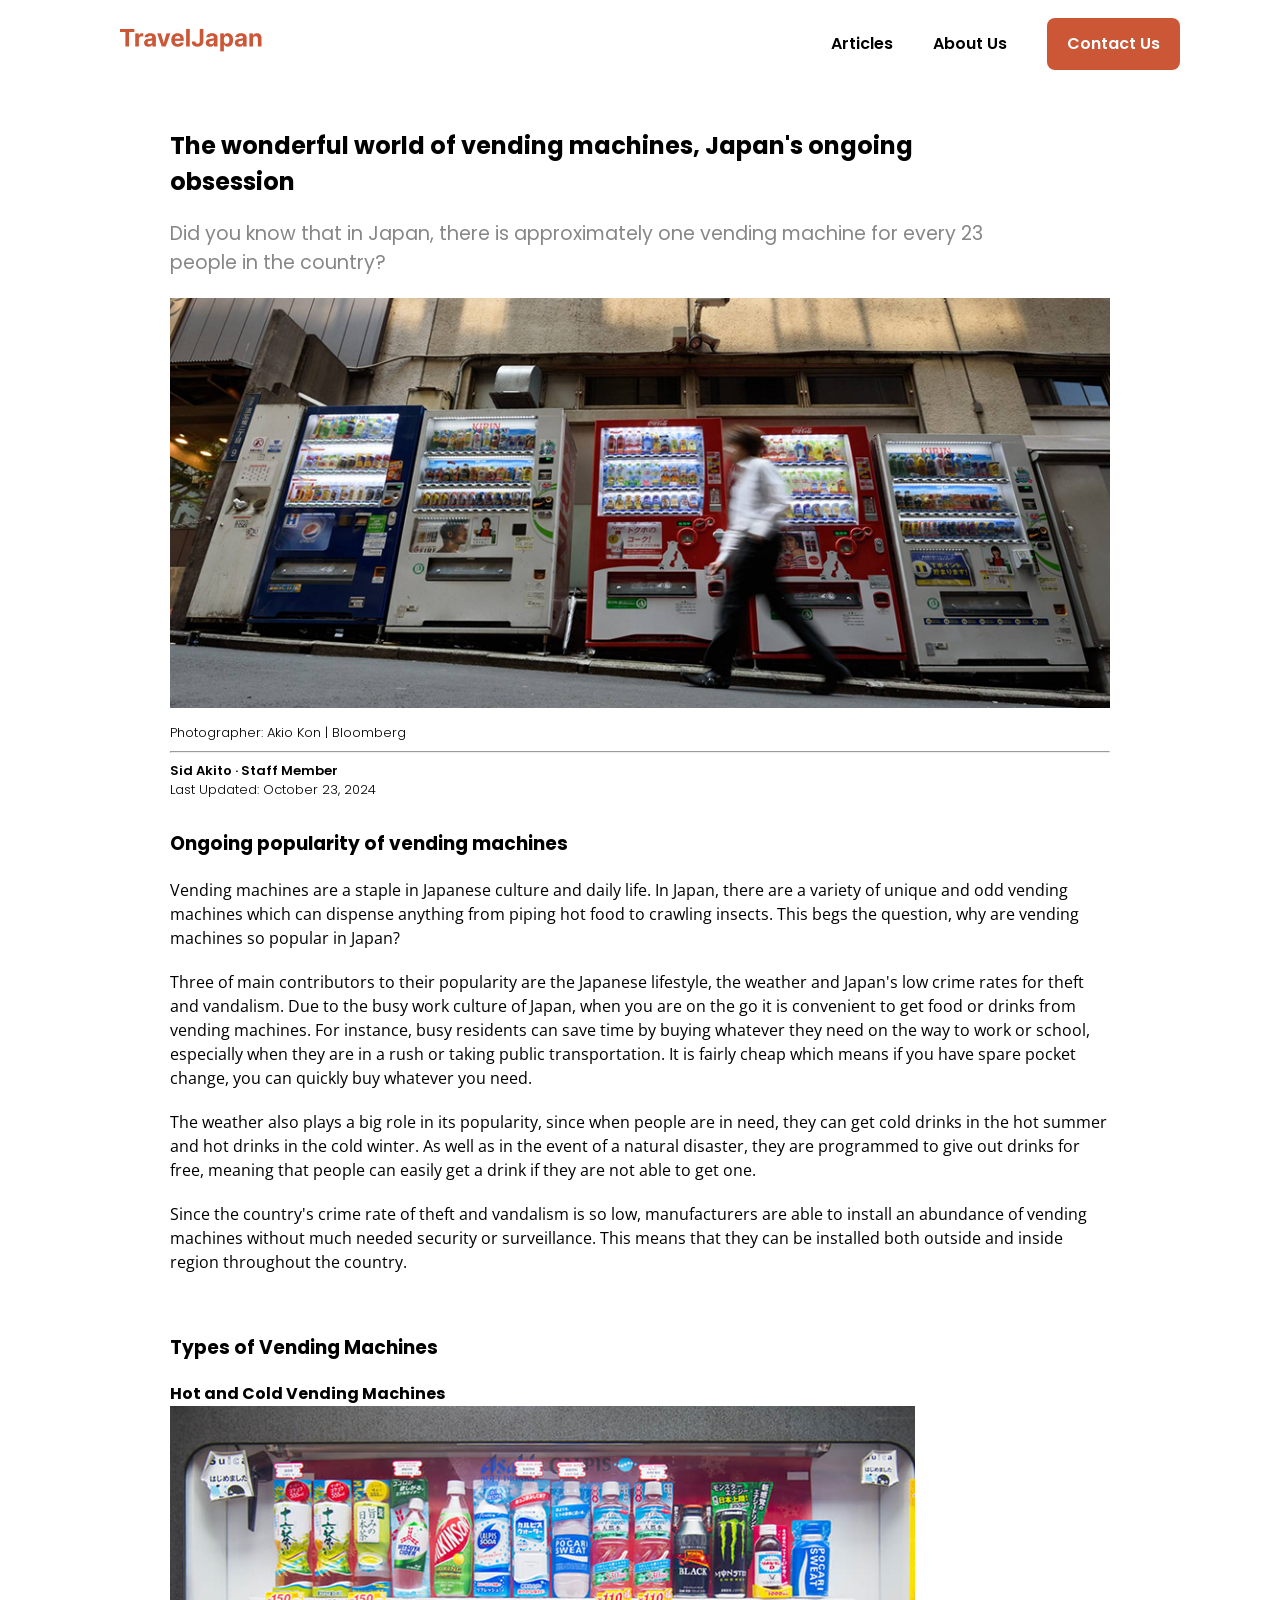
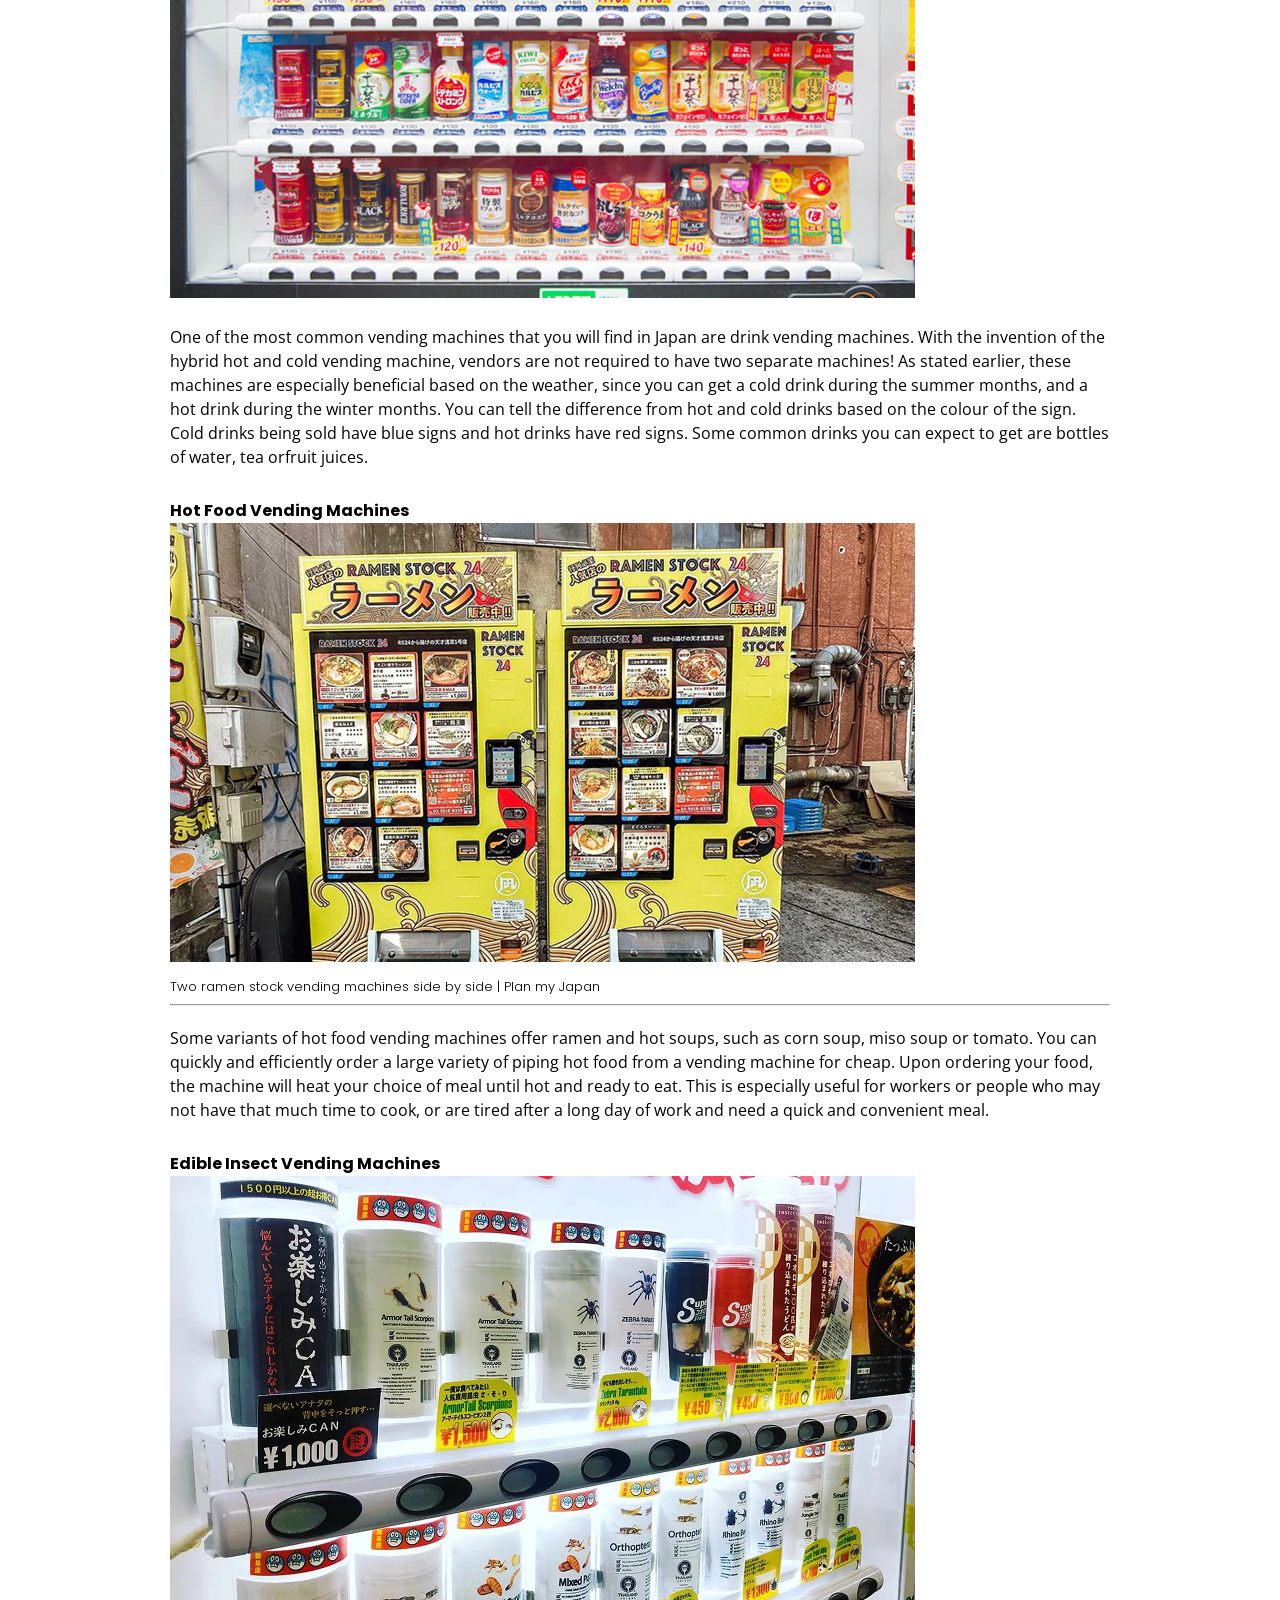
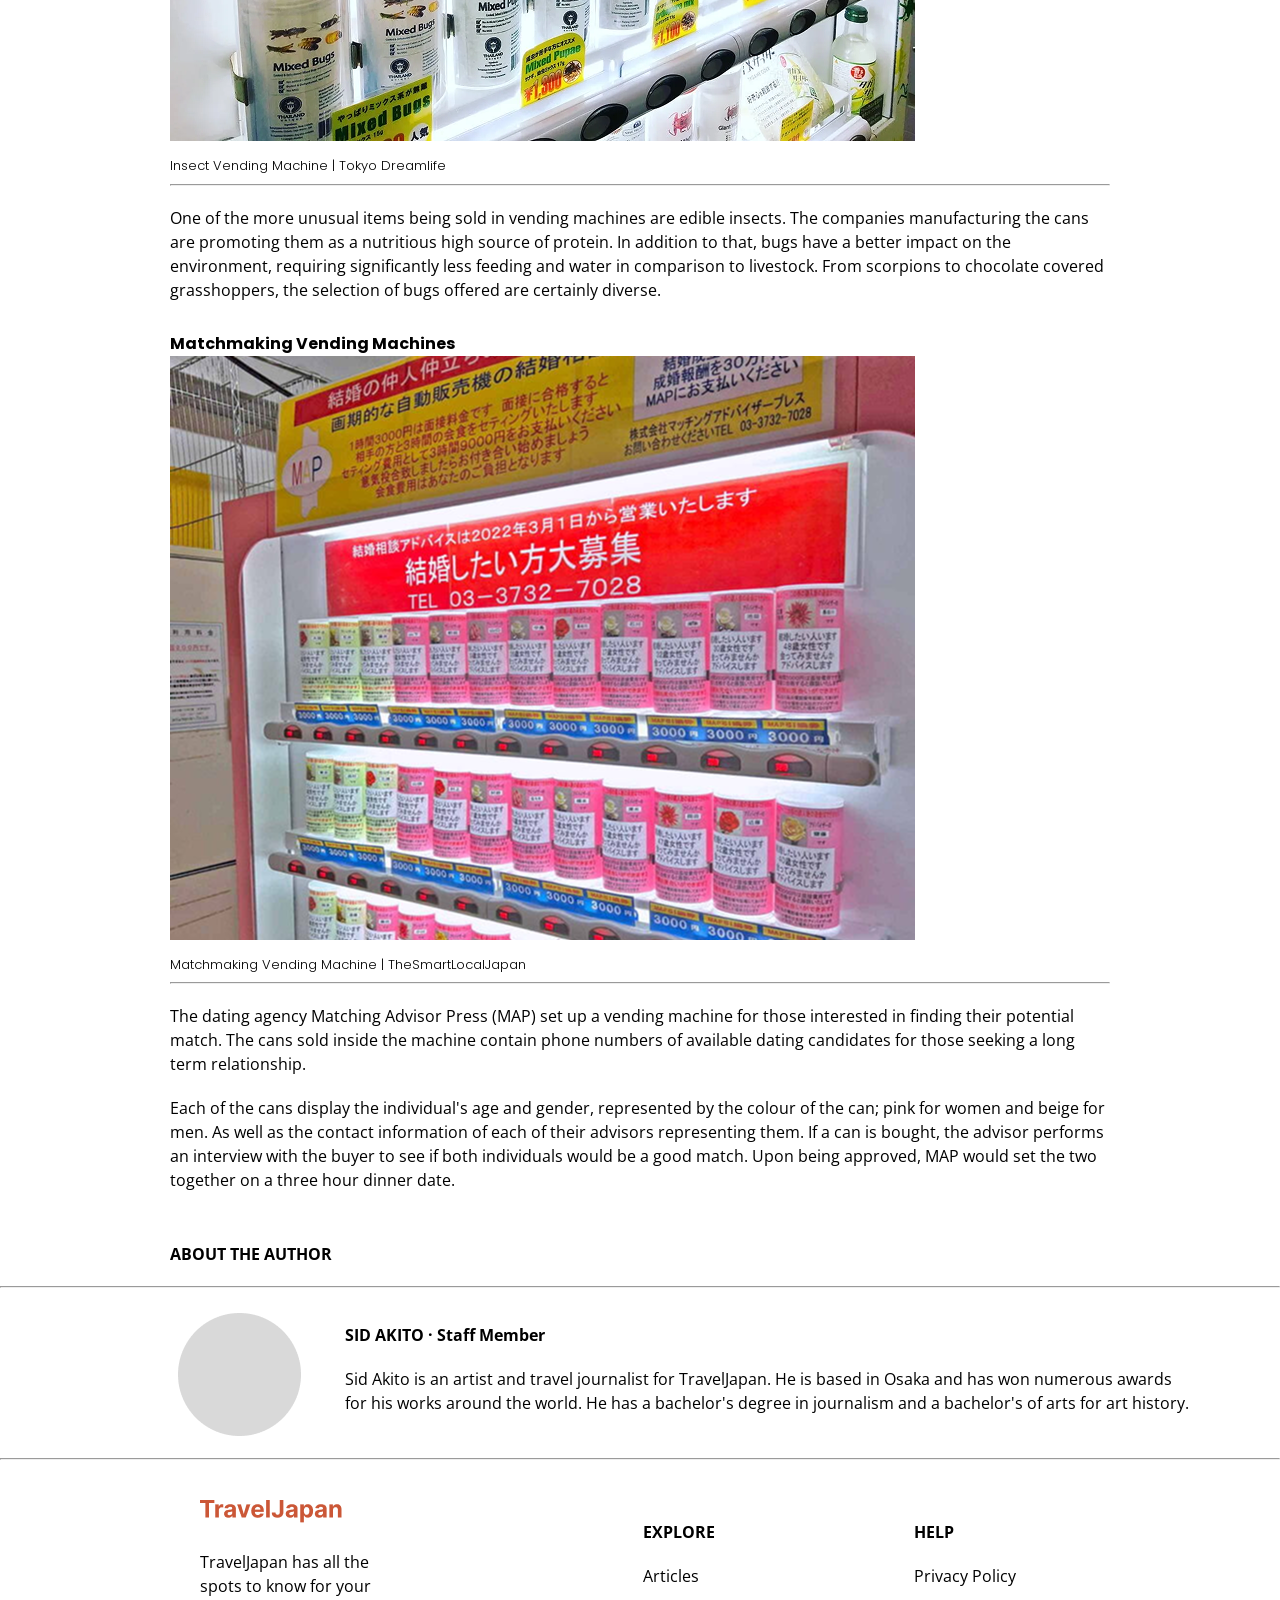
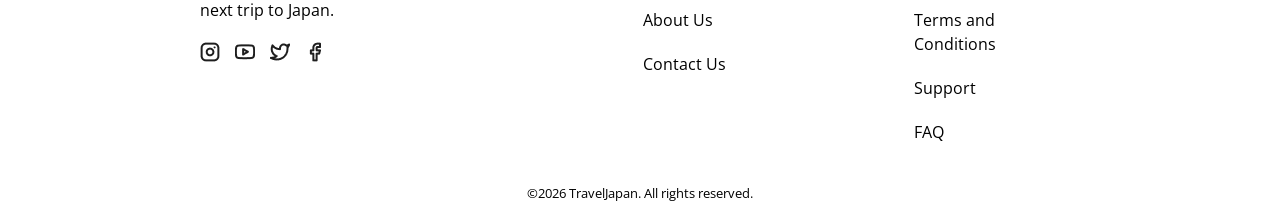
<file: index.html>
<!DOCTYPE html>
<html lang="en">
<head>
    <meta charset="UTF-8">
    <meta name="viewport" content="width=device-width, initial-scale=1.0">
    <title>TravelJapan App</title>
    <link rel="stylesheet" href="stylesheet.css">

    <link rel="preconnect" href="https://fonts.googleapis.com">
    <link rel="preconnect" href="https://fonts.gstatic.com" crossorigin>
    <link href="https://fonts.googleapis.com/css2?family=Open+Sans:ital,wght@0,300..800;1,300..800&family=Poppins:ital,wght@0,100;0,200;0,300;0,400;0,500;0,600;0,700;0,800;0,900;1,100;1,200;1,300;1,400;1,500;1,600;1,700;1,800;1,900&family=Roboto:ital,wght@0,100..900;1,100..900&display=swap" rel="stylesheet">

    <link rel="shortcut icon" href="images/TJ.png" type="image/x-icon">
</head>

<body>
    <nav>
            <a href="index.html">
                <img src="images/TravelJapanLogo.png" alt="Logo">
            </a>

            <ul>
                <li>
                    <a href="#">Articles</a>
                </li>
                <li>
                    <a href="#">About Us</a>
                </li>
                <li>
                    <a class="button" href="contact_us.html">Contact Us</a>
                </li>
            </ul>
    </nav>

    <section class="article-content">
        <div class="container">
            <h1 class="header text-xxl">The wonderful world of vending machines, Japan's ongoing obsession</h1>
            <h2 class="subheader">Did you know that in Japan, there is approximately one vending machine for every 23 people in the country?</h2>
            <img src="images/image 2.png" alt="Man walking down the street with vending machines in the background.">
            <div class="caption">
                <caption>
                    <h6 class="text-sm">Photographer: Akio Kon | Bloomberg</h6>
                </caption>
            </div>
            <hr>
            <div class="caption">
                <h6 class="text-sm-b">
                    Sid Akito · Staff Member
                </h6>
                <h6 class="text-sm">
                    Last Updated: October 23, 2024
                </h6>
            </div>
        </div>

        <div class="container">
            <h3 class="text-xl">Ongoing popularity of vending machines</h3>
            <p>Vending machines are a staple in Japanese culture and daily life. 
                In Japan, there are a variety of unique and odd vending machines which can dispense anything from piping hot food to crawling insects. 
                This begs the question, why are vending machines so popular in Japan?
            </p>
            <p>
                Three of main contributors to their popularity are the Japanese lifestyle, the weather and Japan's low crime rates for theft and vandalism. Due to the busy work culture of Japan, when you are on the go it is convenient to get food or drinks from vending machines. For instance, busy residents can save time by buying whatever they need on the way to work or school, especially when they are in a rush or taking public transportation. It is fairly cheap which means if you have spare pocket change, you can quickly buy whatever you need.
            </p>
            <p>
                The weather also plays a big role in its popularity, since when people are in need, they can get cold drinks in the hot summer and hot drinks in the cold winter. As well as in the event of a natural disaster, they are programmed to give out drinks for free, meaning that people can easily get a drink if they are not able to get one.
            </p>
            <p>
                Since the country's crime rate of theft and vandalism is so low, manufacturers are able to install an abundance of vending machines without much needed security or surveillance. This means that they can be installed both outside and inside region throughout the country.
            </p>

        </div>
    </section>

    <section class="article-content">
        <div class="container">
            <h3 class="text-xl">Types of Vending Machines</h3>
            <h4>Hot and Cold Vending Machines</h4>
            <img src="images/DrinkVending.png" alt="Close up of a drink vending machine">
            <p>One of the most common vending machines that you will find in Japan are drink vending machines. With the invention of the hybrid hot and cold vending machine, vendors are not required to have two separate machines! As stated earlier, these machines are especially beneficial based on the weather, since you can get a cold drink during the summer months, and a hot drink during the winter months. You can tell the difference from hot and cold drinks based on the colour of the sign. Cold drinks being sold have blue signs and hot drinks have red signs. Some common drinks you can expect to get are bottles of water, tea orfruit juices.</p>
        </div>
    </section>

    <section class="article-content">
        <div class="container">
            <h4>Hot Food Vending Machines</h4>
            <img src="images/HotFoodVending.png" alt="2 hot food vending machines side by side">
            <div class="caption">
                <caption>
                    <h6 class="text-sm"> Two ramen stock vending machines side by side | Plan my Japan</h6>
                </caption>
            </div>
            <hr>
            <p>Some variants of hot food vending machines offer ramen and hot soups, such as corn soup, miso soup or tomato. You can quickly and efficiently order a large variety of piping hot food from a vending machine for cheap. Upon ordering your food, the machine will heat your choice of meal until hot and ready to eat. This is especially useful for workers or people who may not have that much time to cook, or are tired after a long day of work and need a quick and convenient meal.</p>
        </div>
    </section>

    <section class="article-content">
        <div class="container">
            <h4>Edible Insect Vending Machines</h4>
            <img src="images/InsectVending.png" alt="Vending machine that sells cans of edible insects">
            <div class="caption">
                <caption>
                    <h6 class="text-sm">Insect Vending Machine | Tokyo Dreamlife</h6>
                </caption>
            </div>
            <hr>
            <p>One of the more unusual items being sold in vending machines are edible insects. The companies manufacturing the cans are promoting them as a nutritious high source of protein. In addition to that, bugs have a better impact on the environment, requiring significantly less feeding and water in comparison to livestock.  From scorpions to chocolate covered grasshoppers, the selection of bugs offered are certainly diverse.</p>
        </div>
    </section>

    <section class="article-content">
        <div class="container">
            <h4>Matchmaking Vending Machines</h4>
            <img src="images/MatchmakingVending.png" alt="Matchmaking vending machine, featuring an array of pink and beige cans">
            <div class="caption">
                <caption>
                    <h6 class="text-sm">Matchmaking Vending Machine | TheSmartLocalJapan</h6>
                </caption>
            </div>
            <hr>
            <p>The dating agency Matching Advisor Press (MAP) set up a vending machine for those interested in finding their potential match. The cans sold inside the machine contain phone numbers of available dating candidates for those seeking a long term relationship.</p>
            <p>Each of the cans display the individual's age and gender, represented by the colour of the can; pink for women and beige for men. As well as the contact information of each of their advisors representing them. If a can is bought, the advisor performs an interview with the buyer to see if both individuals would be a good match. Upon being approved, MAP would set the two together on a three hour dinner date.</p>
        </div>
        </section>

        <div class="container">
            <p><b>ABOUT THE AUTHOR</b></p>
        </div>

        <hr>

        <div class="container author_info">
            <div class="author_column">
                <img src="images/author_profile_picture.png" alt="author profile picture">
            </div>
            <div class="author_column">
                <p><b>SID AKITO · Staff Member</b></p>
                <p>Sid Akito is an artist and travel journalist for TravelJapan. He is based in Osaka and has won numerous awards for his works around the world. He has a bachelor's degree in journalism and a bachelor's of arts for art history.</p>
            </div>
        </div>

        <hr>


    <footer>
        <div class="footer-row">
            <div class="footer-column">
                <a href="index.html">
                    <img src="images/TravelJapanLogo.png" alt="Logo">
                </a>
                <p>TravelJapan has all the spots to know for your next trip to Japan.</p>
                
                <div class="footer-logos">
                    <address>
                        <a href ="https://www.instagram.com/" target="_blank" class="contact_logo">
                            <img src="images/Instagram.png" alt="Instagram Logo">
                        </a>
                        <a href="https://www.youtube.com/" target="_blank" class="contact_logo">
                            <img src="images/Youtube.png" alt="Youtube Logo">
                        </a>
                        <a href="https://www.twitter.com/" target="_blank" class="contact_logo">
                            <img src="images/Twitter.png" alt="Twitter Logo">
                        </a>
                        <a href="https://www.facebook.com/" target="_blank" class="contact_logo">
                            <img src="images/Facebook.png" alt="Facebook Logo">
                        </a>
                    </address>
                </div>
            </div>

            <div class="footer-column">
                <p><b>EXPLORE</b></p>
                <a href="#">
                    <p>Articles</p>
                </a>
                <a href="#">
                    <p>About Us</p>
                </a>
                <a href="contact_us.html">
                    <p>Contact Us</p>
                </a>
            </div>


            <div class="footer-column">
                <p><b>HELP</b></p>
                <a href="#">
                    <p>Privacy Policy</p>
                </a>
                <a href="#">
                    <p>Terms and Conditions</p>
                </a>
                <a href="#">
                    <p>Support</p>
                </a>
                <a href="#">
                    <p>FAQ</p>
                </a>
            </div>
        </div>
        <div class="copyright">
            <p class="text-xsm">©2026 TravelJapan. All rights reserved.</p>
        </div>
    </footer>
</body>

</html>
</file>
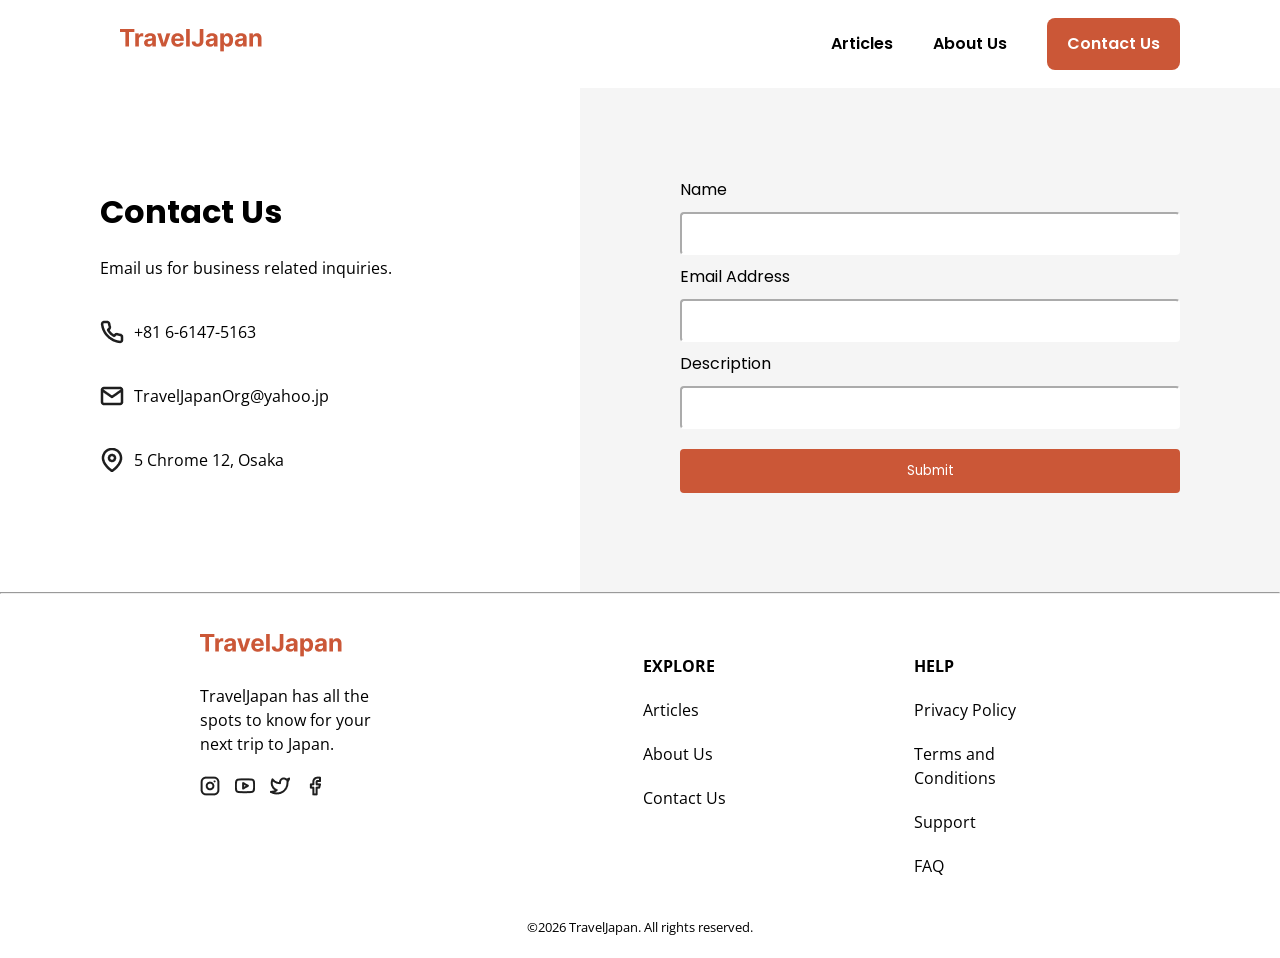
<file: contact_us.html>
<!DOCTYPE html>
<html lang="en">
<head>
    <meta charset="UTF-8">
    <meta name="viewport" content="width=device-width, initial-scale=1.0">
    <title>TravelJapan App</title>
    <link rel="stylesheet" href="stylesheet.css">

    <link rel="preconnect" href="https://fonts.googleapis.com">
    <link rel="preconnect" href="https://fonts.gstatic.com" crossorigin>
    <link href="https://fonts.googleapis.com/css2?family=Open+Sans:ital,wght@0,300..800;1,300..800&family=Poppins:ital,wght@0,100;0,200;0,300;0,400;0,500;0,600;0,700;0,800;0,900;1,100;1,200;1,300;1,400;1,500;1,600;1,700;1,800;1,900&family=Roboto:ital,wght@0,100..900;1,100..900&display=swap" rel="stylesheet">

    <link rel="shortcut icon" href="images/TJ.png" type="image/x-icon">
</head>


<body>
    <nav>
        <a href="index.html">
            <img src="images/TravelJapanLogo.png" alt="Logo">
        </a>

        <ul>
            <li>
                <a href="#">Articles</a>
            </li>
            <li>
                <a href="#">About Us</a>
            </li>
            <li>
                <a class="button" href="contact_us.html">Contact Us</a>
            </li>
        </ul>
    </nav>

    <div class="contact_row">
        <div class="contact_column">
            <div class="container_contact">
                <h1>Contact Us</h1>
                <p>Email us for business related inquiries.</p>

                <ul>
                    <li>
                        <div class="contact_us">
                            <img src="images/Phone.png">
                            <p>+81 6-6147-5163</p>
                        </div>
                    </li>
                    <li>
                        <div class="contact_us">
                            <img src="images/Mail.png">
                            <p>TravelJapanOrg@yahoo.jp</p>
                        </div>
                    </li>
                    <li>
                        <div class="contact_us">
                            <img src="images/Map pin.png">
                            <p>5 Chrome 12, Osaka</p>
                        </div>    
                    </li>
                </ul>
            </div>
        </div>
        <div class="contact_column">
            <form>
                <label for="name">Name</label><br>
                <input type="text" id="name" name="name"><br>
                <label for="email">Email Address</label><br>
                <input type="text" id="email" name="email"><br>
                <label for="description">Description</label><br>
                <input type="text" id="description" name="description"><br>
                <input type="submit" value="Submit" onclick="alert('Form has been submitted!')" class="submit_button"> 
            </form>
        </div>
    </div>

        <hr>


    <footer>
        <div class="footer-row">
            <div class="footer-column">
                <a href="index.html">
                    <img src="images/TravelJapanLogo.png" alt="Logo">
                </a>
                <p>TravelJapan has all the spots to know for your next trip to Japan.</p>
                
                <div class="footer-logos">
                    <address>
                        <a href ="https://www.instagram.com/" target="_blank" class="contact_logo">
                            <img src="images/Instagram.png" alt="Instagram Logo">
                        </a>
                        <a href="https://www.youtube.com/" target="_blank" class="contact_logo">
                            <img src="images/Youtube.png" alt="Youtube Logo">
                        </a>
                        <a href="https://www.twitter.com/" target="_blank" class="contact_logo">
                            <img src="images/Twitter.png" alt="Twitter Logo">
                        </a>
                        <a href="https://www.facebook.com/" target="_blank" class="contact_logo">
                            <img src="images/Facebook.png" alt="Facebook Logo">
                        </a>
                    </address>
                </div>
            </div>

            <div class="footer-column">
                <p><b>EXPLORE</b></p>
                <a href="#">
                    <p>Articles</p>
                </a>
                <a href="#">
                    <p>About Us</p>
                </a>
                <a href="contact_us.html">
                    <p>Contact Us</p>
                </a>
            </div>


            <div class="footer-column">
                <p><b>HELP</b></p>
                <a href="#">
                    <p>Privacy Policy</p>
                </a>
                <a href="#">
                    <p>Terms and Conditions</p>
                </a>
                <a href="#">
                    <p>Support</p>
                </a>
                <a href="#">
                    <p>FAQ</p>
                </a>
            </div>
        </div>
        <div class="copyright">
            <p class="text-xsm">©2026 TravelJapan. All rights reserved.</p>
        </div>
    </footer>


    </body>
</html>
</file>
<file: stylesheet.css>
* {
    box-sizing: border-box;
    margin: 0;
    padding: 0;
}

body{
    font-family: Poppins, sans-serif;
    font-size: 16px;
    line-height: 1.5;
    background: #fff;
    width:100%;
}

a {
    text-decoration: none;
    color: black;
}

/* Navigation Bar */

nav {
    display: flex;
    justify-content: space-between;
    align-items: center;
    background-color: #fff;
    padding:15px 100px;
    font-weight: 600;
}

nav a {
    color:black;
    padding:14px 20px;
    text-align: center;
}


nav ul {
    list-style-type: none;
    margin: 0;
    padding: 0;
    display: flex;
    background-color:#FFF;
}

a:hover {
    color:#CB5737;
    transition: 0.5s;
}

nav ul li a {
    display: block;
    color: black;
    padding: 14px 20px;
    text-decoration: none;
}

nav ul li:last-child {
    padding-left: 20px;
}

.button {
    background-color: #CB5737;
    border-radius: 8px;
    color: white;
}

.button:hover {
    color:rgb(255, 255, 255);
    opacity: 0.8;
    transition: 0.5s;
}

.container{
    max-width: 1100px;
    margin: 0 auto;
    padding: 0 80px;
}

.header {
    margin-top: 10px;
    width: 80%;
}

.subheader {
    color:#878787;
    font-size:larger;
    font-weight: 400;
    width:90%;
    margin-bottom:20px;
}

/* Text */

.text-xxl {
    margin:40px 0 20px;
}

.text-xl {
    margin:30px 0 20px;
}

.text-sm {
    font-size: small;
    font-weight: 300;
}

.caption {
    margin: 8px 0;
}

p {
    margin: 20px 0;
    font-family: "Open Sans", sans-serif;
}

.text-sm-b {
    font-size: small;
    font-weight: 600;
}

.text-xsm {
    font-size: smaller;
}

.article-content {
    padding-bottom: 10px;
}

.author_info {
    display:flex;
    padding: 15px 0 15px;
}

.author_column:first-child {
    margin-left:8%;
    flex:30%;
    padding-top: 10px;
}

/* Footer */

footer {
    background-color:#ffffff;
    padding: 40px 200px 0px;
    justify-content: space-evenly;
}

.footer-column:first-child {
    flex: 50%;
}

.footer-column:nth-child(2) {
    padding-left: 250px;
}


.footer-column:nth-child(3) {
    padding-left: 150px;
}

.footer-column {
    flex: 60%;
}

.footer-row {
    display: flex;
    justify-content: center;
}

.footer-logos {
    justify-content: space-between;
}

.copyright {
    text-align: center;
}

.contact_logo {
    padding-right: 10px;
}

/* Contact Us Form */

.contact_row ul {
    list-style: none;     
}

.contact_us {
    display:flex;
    
}

.contact_column:first-child {
    padding:100px;
}

.contact_column:last-child {
    background-color: #F5F5F5;
    align-content: center;
}

img {
    align-self: center;
    max-width: 100%;
    height: auto;
}

input {
    width: 100%;
    padding: 12px;
    margin: 10px 0;
    box-sizing:border-box;

}

.contact_row {
    display: flex;
}

.contact_column {
    flex: 100%;
}

.contact_us img {
    padding-right:10px;
}

.submit_button {
    color:white;
    background-color: #CB5737;
    border: none;
    font-family: Poppins,sans-serif;
}

.submit_button:hover {
    opacity: 0.8;
    transition: 0.5s;
}

input {
    border-radius: 4px;
    border-color: white;
    width: 500px;
}

form {
    padding-left:100px;
    padding-right:100px;
}
</file>
